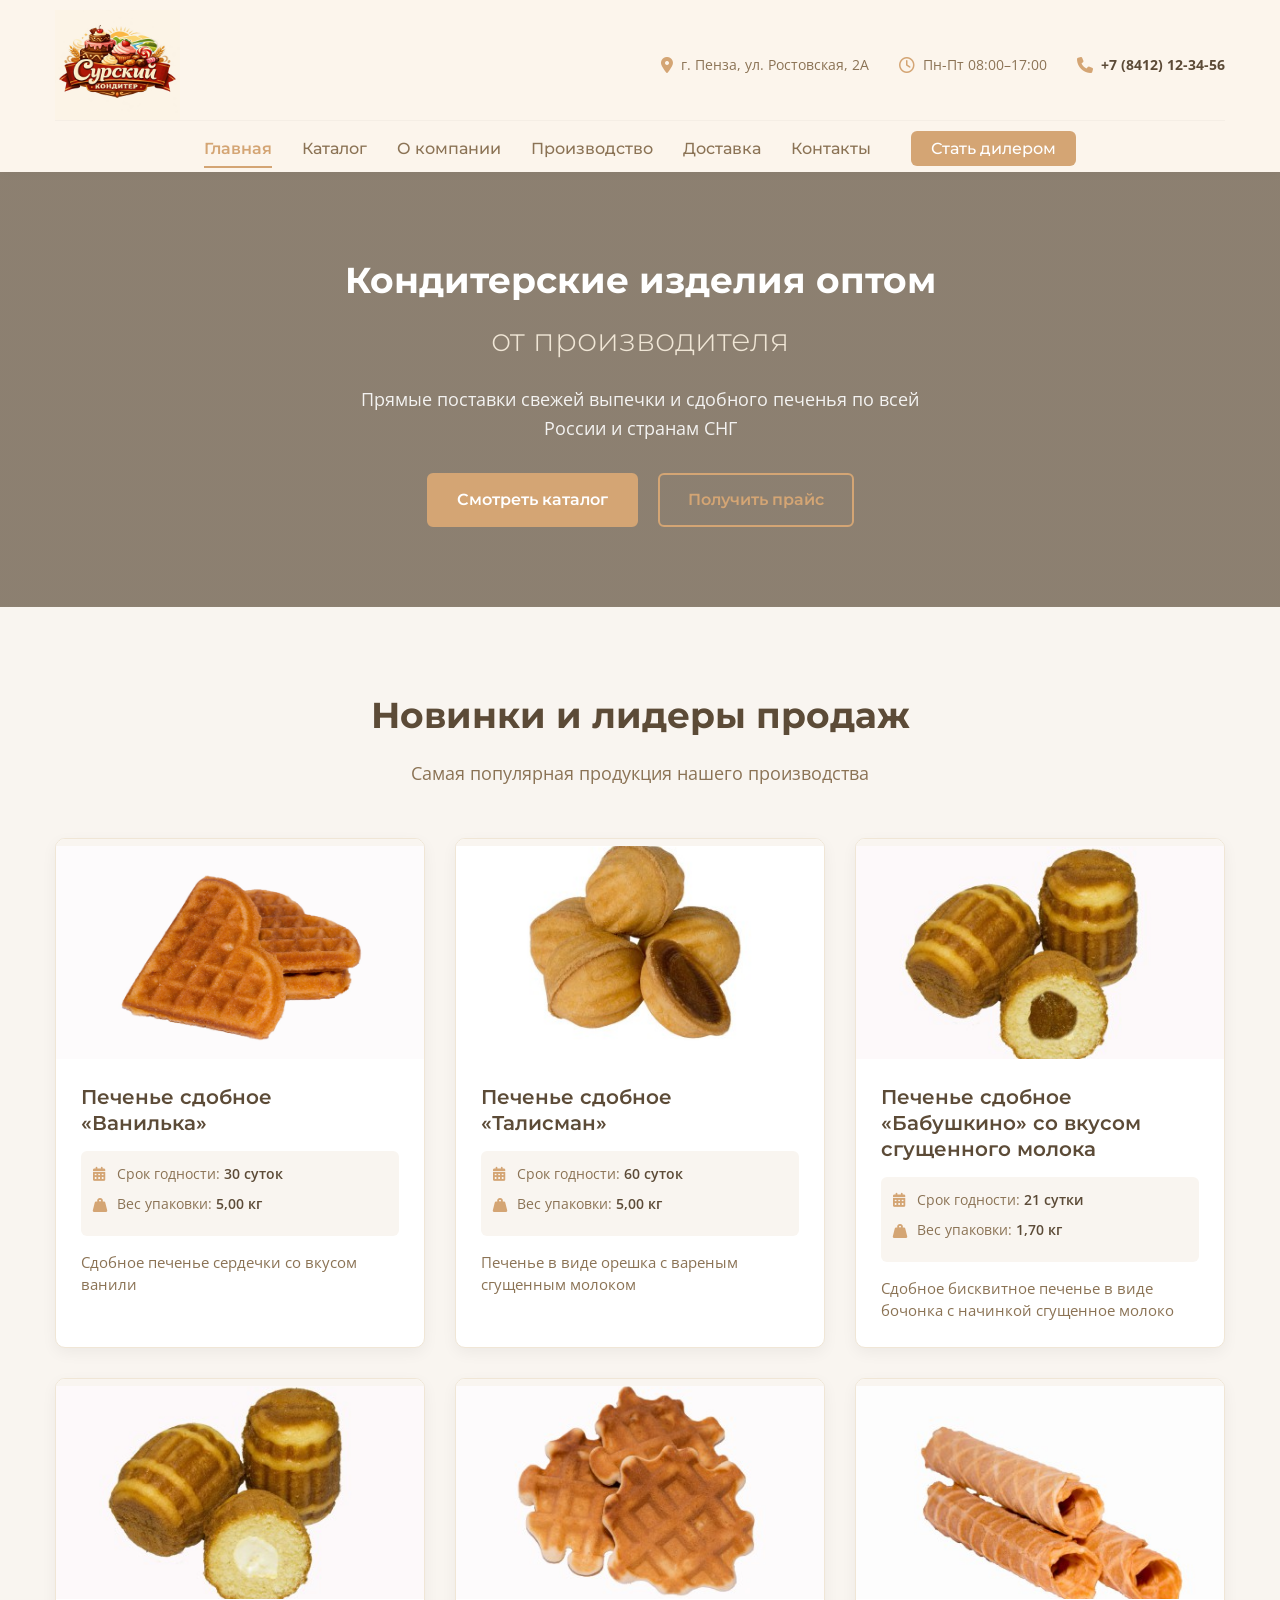
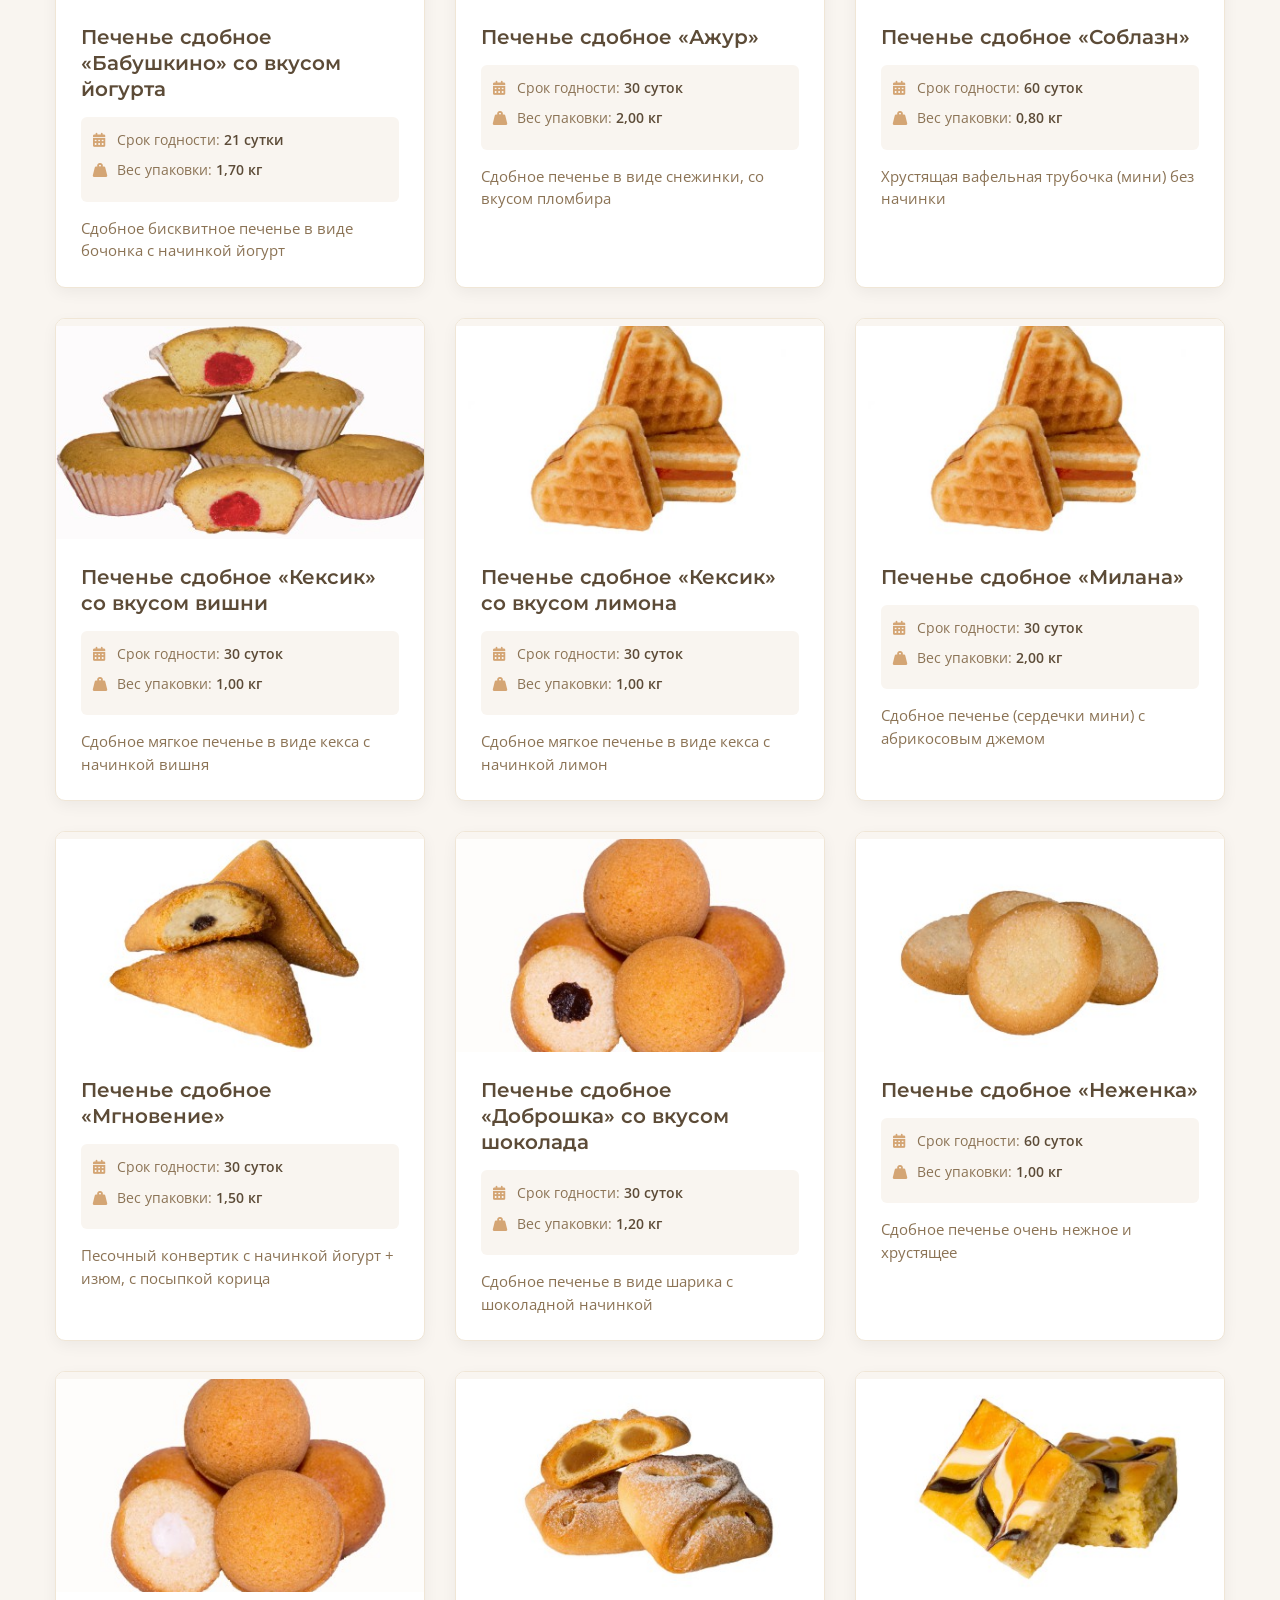
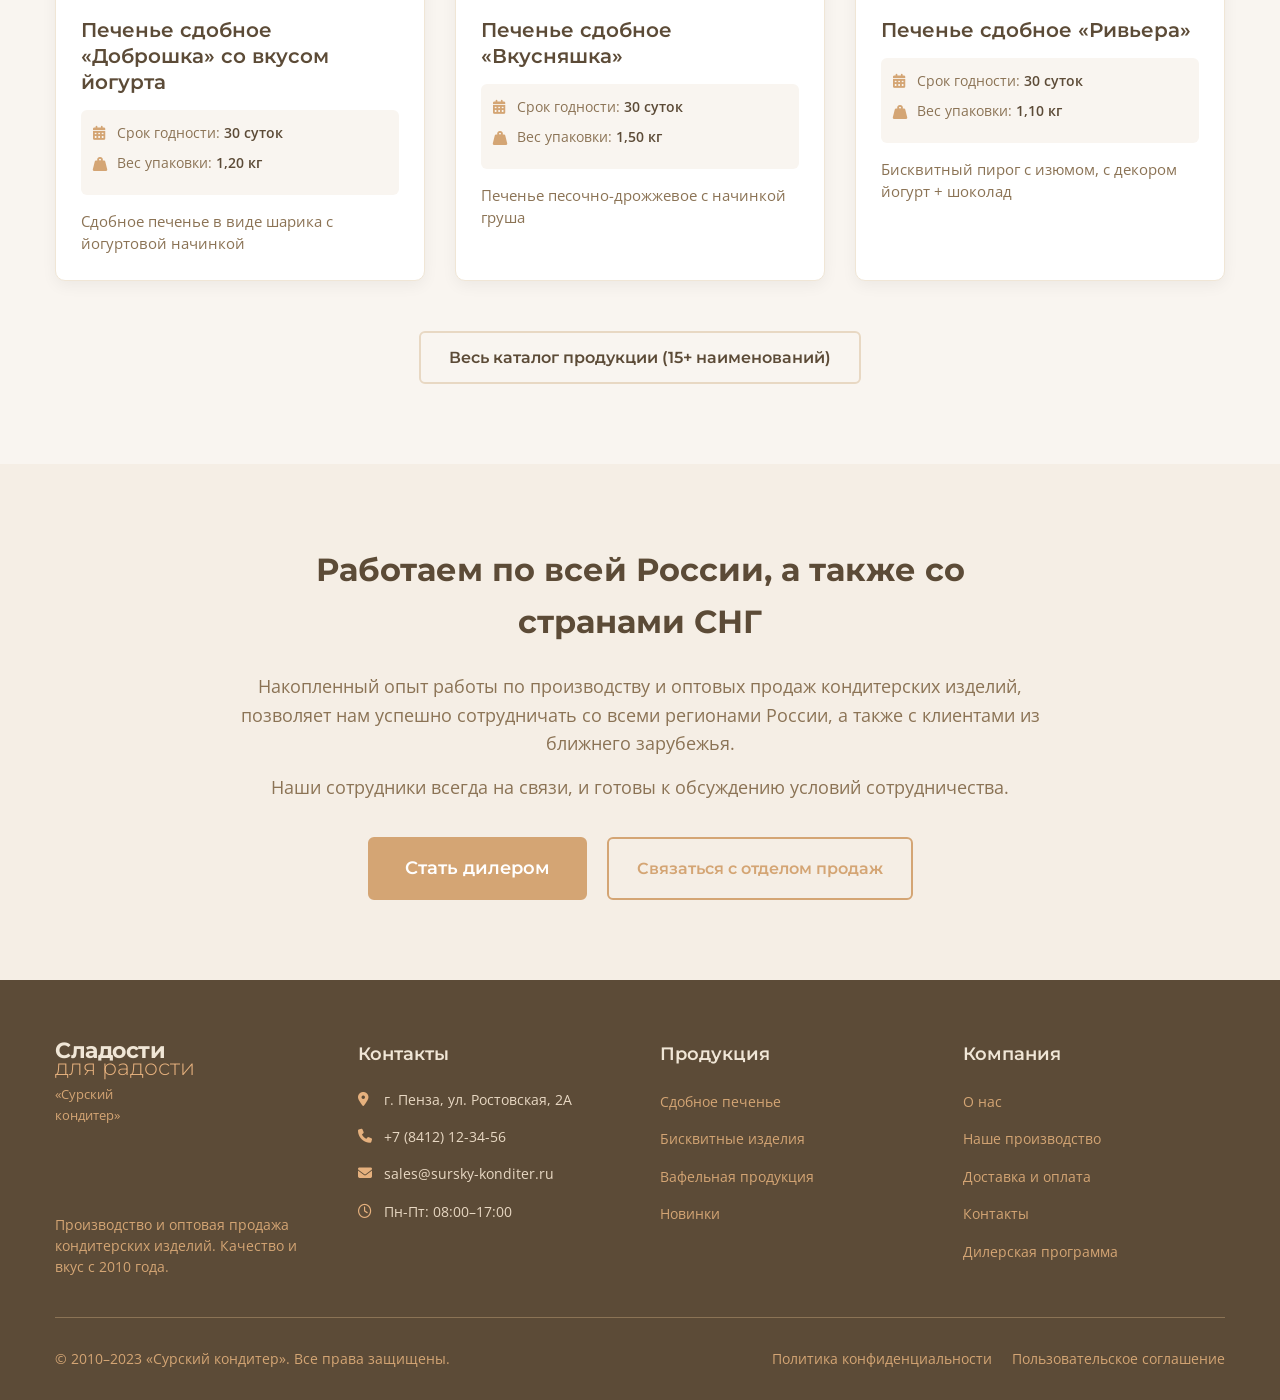
<file: index.html>
<!DOCTYPE html>
<html lang="ru">
<head>
    <meta charset="UTF-8">
    <meta name="viewport" content="width=device-width, initial-scale=1.0">
    <title>«Сурский кондитер» | Кондитерские изделия оптом от производителя</title>
    <link rel="stylesheet" href="css/style.css">
    <link rel="stylesheet" href="https://cdnjs.cloudflare.com/ajax/libs/font-awesome/6.4.0/css/all.min.css">
    <link href="https://fonts.googleapis.com/css2?family=Open+Sans:wght@300;400;600;700&family=Montserrat:wght@400;500;700&display=swap" rel="stylesheet">
    <link rel="icon" type="image/x-icon" href="images/favicon.ico">
</head>
<body>
    <header class="header">
        <div class="container header-container">
            <div class="header-top">
                <div class="logo">
                    <a href="index.html">
                        <div><img class="logo-subtitle" src="images/logo.jpeg"></div>
                    </a>
                </div>
                <div class="header-contacts">
                    <div class="contact-item">
                        <i class="fas fa-map-marker-alt"></i>
                        <span>г. Пенза, ул. Ростовская, 2А</span>
                    </div>
                    <div class="contact-item">
                        <i class="far fa-clock"></i>
                        <span>Пн-Пт 08:00–17:00</span>
                    </div>
                    <div class="contact-item highlight">
                        <i class="fas fa-phone"></i>
                        <span>+7 (8412) 12-34-56</span>
                    </div>
                </div>
            </div>

            <nav class="nav">
                <button class="menu-toggle" id="menuToggle" aria-label="Открыть меню">
                    <i class="fas fa-bars"></i>
                </button>
                <ul class="nav-list" id="navList">
                    <li><a href="#" class="active">Главная</a></li>
                    <li><a href="#">Каталог</a></li>
                    <li><a href="#">О компании</a></li>
                    <li><a href="#">Производство</a></li>
                    <li><a href="#">Доставка</a></li>
                    <li><a href="#">Контакты</a></li>
                    <li><a href="#" class="nav-cta">Стать дилером</a></li>
                </ul>
            </nav>
        </div>
    </header>

    <main>
        <section class="hero">
            <div class="container">
                <div class="hero-content">
                    <h1 class="hero-title">
                        <span class="hero-main">Кондитерские изделия оптом</span>
                        <span class="hero-sub">от производителя</span>
                    </h1>
                    <p class="hero-description">Прямые поставки свежей выпечки и сдобного печенья по всей России и странам СНГ</p>
                    <div class="hero-buttons">
                        <a href="#" class="btn btn-primary">Смотреть каталог</a>
                        <a href="#" class="btn btn-secondary">Получить прайс</a>
                    </div>
                </div>
            </div>
        </section>

        <section class="products-section">
            <div class="container">
                <div class="section-header">
                    <h2 class="section-title">Новинки и лидеры продаж</h2>
                    <p class="section-subtitle">Самая популярная продукция нашего производства</p>
                </div>


<div class="products-grid">
    <article class="product-card">
        <div class="product-badges">
            <span class="badge badge-new">Новинка</span>
            <span class="badge badge-top">Лидер продаж</span>
        </div>
        <div class="product-image">
            <img src="images/cookie1.jpeg" alt="Печенье сдобное «Ванилька»">
        </div>
        <div class="product-content">
            <h3 class="product-title">Печенье сдобное «Ванилька»</h3>
            <div class="product-specs">
                <div class="spec"><i class="fas fa-calendar-alt"></i><span>Срок годности: <strong>30 суток</strong></span></div>
                <div class="spec"><i class="fas fa-weight-hanging"></i><span>Вес упаковки: <strong>5,00 кг</strong></span></div>
            </div>
            <p class="product-description">Сдобное печенье сердечки со вкусом ванили</p>
        </div>
    </article>

    <article class="product-card">
        <div class="product-badges"><span class="badge badge-top">Лидер продаж</span></div>
        <div class="product-image">
            <img src="images/cookie2.jpeg" alt="Печенье сдобное «Талисман»">
        </div>
        <div class="product-content">
            <h3 class="product-title">Печенье сдобное «Талисман»</h3>
            <div class="product-specs">
                <div class="spec"><i class="fas fa-calendar-alt"></i><span>Срок годности: <strong>60 суток</strong></span></div>
                <div class="spec"><i class="fas fa-weight-hanging"></i><span>Вес упаковки: <strong>5,00 кг</strong></span></div>
            </div>
            <p class="product-description">Печенье в виде орешка с вареным сгущенным молоком</p>
        </div>
    </article>

    <article class="product-card">
        <div class="product-badges"><span class="badge badge-top">Лидер продаж</span></div>
        <div class="product-image">
            <img src="images/cookie3.jpeg" alt="Печенье «Бабушкино» сгущенка">
        </div>
        <div class="product-content">
            <h3 class="product-title">Печенье сдобное «Бабушкино» со вкусом сгущенного молока</h3>
            <div class="product-specs">
                <div class="spec"><i class="fas fa-calendar-alt"></i><span>Срок годности: <strong>21 сутки</strong></span></div>
                <div class="spec"><i class="fas fa-weight-hanging"></i><span>Вес упаковки: <strong>1,70 кг</strong></span></div>
            </div>
            <p class="product-description">Сдобное бисквитное печенье в виде бочонка с начинкой сгущенное молоко</p>
        </div>
    </article>

    <article class="product-card">
        <div class="product-badges"><span class="badge badge-top">Лидер продаж</span></div>
        <div class="product-image">
            <img src="images/cookie4.jpeg" alt="Печенье «Бабушкино» йогурт">
        </div>
        <div class="product-content">
            <h3 class="product-title">Печенье сдобное «Бабушкино» со вкусом йогурта</h3>
            <div class="product-specs">
                <div class="spec"><i class="fas fa-calendar-alt"></i><span>Срок годности: <strong>21 сутки</strong></span></div>
                <div class="spec"><i class="fas fa-weight-hanging"></i><span>Вес упаковки: <strong>1,70 кг</strong></span></div>
            </div>
            <p class="product-description">Сдобное бисквитное печенье в виде бочонка с начинкой йогурт</p>
        </div>
    </article>

    <article class="product-card">
        <div class="product-badges"><span class="badge badge-top">Лидер продаж</span></div>
        <div class="product-image">
            <img src="images/cookie5.jpeg" alt="Печенье сдобное «Ажур»">
        </div>
        <div class="product-content">
            <h3 class="product-title">Печенье сдобное «Ажур»</h3>
            <div class="product-specs">
                <div class="spec"><i class="fas fa-calendar-alt"></i><span>Срок годности: <strong>30 суток</strong></span></div>
                <div class="spec"><i class="fas fa-weight-hanging"></i><span>Вес упаковки: <strong>2,00 кг</strong></span></div>
            </div>
            <p class="product-description">Сдобное печенье в виде снежинки, со вкусом пломбира</p>
        </div>
    </article>

    <article class="product-card">
        <div class="product-badges"><span class="badge badge-new">Новинка</span></div>
        <div class="product-image">
            <img src="images/cookie6.jpeg" alt="Печенье сдобное «Соблазн»">
        </div>
        <div class="product-content">
            <h3 class="product-title">Печенье сдобное «Соблазн»</h3>
            <div class="product-specs">
                <div class="spec"><i class="fas fa-calendar-alt"></i><span>Срок годности: <strong>60 суток</strong></span></div>
                <div class="spec"><i class="fas fa-weight-hanging"></i><span>Вес упаковки: <strong>0,80 кг</strong></span></div>
            </div>
            <p class="product-description">Хрустящая вафельная трубочка (мини) без начинки</p>
        </div>
    </article>

    <article class="product-card">
        <div class="product-badges"><span class="badge badge-top">Лидер продаж</span></div>
        <div class="product-image">
            <img src="images/cookie7.jpeg" alt="Печенье «Кексик» вишня">
        </div>
        <div class="product-content">
            <h3 class="product-title">Печенье сдобное «Кексик» со вкусом вишни</h3>
            <div class="product-specs">
                <div class="spec"><i class="fas fa-calendar-alt"></i><span>Срок годности: <strong>30 суток</strong></span></div>
                <div class="spec"><i class="fas fa-weight-hanging"></i><span>Вес упаковки: <strong>1,00 кг</strong></span></div>
            </div>
            <p class="product-description">Сдобное мягкое печенье в виде кекса с начинкой вишня</p>
        </div>
    </article>

    <article class="product-card">
        <div class="product-badges"><span class="badge badge-top">Лидер продаж</span></div>
        <div class="product-image">
            <img src="images/cookie8.jpeg" alt="Печенье «Кексик» лимон">
        </div>
        <div class="product-content">
            <h3 class="product-title">Печенье сдобное «Кексик» со вкусом лимона</h3>
            <div class="product-specs">
                <div class="spec"><i class="fas fa-calendar-alt"></i><span>Срок годности: <strong>30 суток</strong></span></div>
                <div class="spec"><i class="fas fa-weight-hanging"></i><span>Вес упаковки: <strong>1,00 кг</strong></span></div>
            </div>
            <p class="product-description">Сдобное мягкое печенье в виде кекса с начинкой лимон</p>
        </div>
    </article>

    <article class="product-card">
        <div class="product-badges"><span class="badge badge-top">Лидер продаж</span></div>
        <div class="product-image">
            <img src="images/cookie9.jpeg" alt="Печенье сдобное «Милана»">
        </div>
        <div class="product-content">
            <h3 class="product-title">Печенье сдобное «Милана»</h3>
            <div class="product-specs">
                <div class="spec"><i class="fas fa-calendar-alt"></i><span>Срок годности: <strong>30 суток</strong></span></div>
                <div class="spec"><i class="fas fa-weight-hanging"></i><span>Вес упаковки: <strong>2,00 кг</strong></span></div>
            </div>
            <p class="product-description">Сдобное печенье (сердечки мини) с абрикосовым джемом</p>
        </div>
    </article>

    <article class="product-card">
        <div class="product-badges">
            <span class="badge badge-new">Новинка</span>
            <span class="badge badge-top">Лидер продаж</span>
        </div>
        <div class="product-image">
            <img src="images/cookie10.jpeg" alt="Печенье сдобное «Мгновение»">
        </div>
        <div class="product-content">
            <h3 class="product-title">Печенье сдобное «Мгновение»</h3>
            <div class="product-specs">
                <div class="spec"><i class="fas fa-calendar-alt"></i><span>Срок годности: <strong>30 суток</strong></span></div>
                <div class="spec"><i class="fas fa-weight-hanging"></i><span>Вес упаковки: <strong>1,50 кг</strong></span></div>
            </div>
            <p class="product-description">Песочный конвертик с начинкой йогурт + изюм, с посыпкой корица</p>
        </div>
    </article>

    <article class="product-card">
        <div class="product-badges"><span class="badge badge-top">Лидер продаж</span></div>
        <div class="product-image">
            <img src="images/cookie11.jpeg" alt="Печенье «Доброшка» шоколад">
        </div>
        <div class="product-content">
            <h3 class="product-title">Печенье сдобное «Доброшка» со вкусом шоколада</h3>
            <div class="product-specs">
                <div class="spec"><i class="fas fa-calendar-alt"></i><span>Срок годности: <strong>30 суток</strong></span></div>
                <div class="spec"><i class="fas fa-weight-hanging"></i><span>Вес упаковки: <strong>1,20 кг</strong></span></div>
            </div>
            <p class="product-description">Сдобное печенье в виде шарика с шоколадной начинкой</p>
        </div>
    </article>

    <article class="product-card">
        <div class="product-badges"><span class="badge badge-top">Лидер продаж</span></div>
        <div class="product-image">
            <img src="images/cookie12.jpeg" alt="Печенье сдобное «Неженка»">
        </div>
        <div class="product-content">
            <h3 class="product-title">Печенье сдобное «Неженка»</h3>
            <div class="product-specs">
                <div class="spec"><i class="fas fa-calendar-alt"></i><span>Срок годности: <strong>60 суток</strong></span></div>
                <div class="spec"><i class="fas fa-weight-hanging"></i><span>Вес упаковки: <strong>1,00 кг</strong></span></div>
            </div>
            <p class="product-description">Сдобное печенье очень нежное и хрустящее</p>
        </div>
    </article>

    <article class="product-card">
        <div class="product-badges"><span class="badge badge-top">Лидер продаж</span></div>
        <div class="product-image">
            <img src="images/cookie13.jpeg" alt="Печенье «Доброшка» йогурт">
        </div>
        <div class="product-content">
            <h3 class="product-title">Печенье сдобное «Доброшка» со вкусом йогурта</h3>
            <div class="product-specs">
                <div class="spec"><i class="fas fa-calendar-alt"></i><span>Срок годности: <strong>30 суток</strong></span></div>
                <div class="spec"><i class="fas fa-weight-hanging"></i><span>Вес упаковки: <strong>1,20 кг</strong></span></div>
            </div>
            <p class="product-description">Сдобное печенье в виде шарика с йогуртовой начинкой</p>
        </div>
    </article>

    <article class="product-card">
        <div class="product-badges"><span class="badge badge-new">Новинка</span></div>
        <div class="product-image">
            <img src="images/cookie14.jpeg" alt="Печенье сдобное «Вкусняшка»">
        </div>
        <div class="product-content">
            <h3 class="product-title">Печенье сдобное «Вкусняшка»</h3>
            <div class="product-specs">
                <div class="spec"><i class="fas fa-calendar-alt"></i><span>Срок годности: <strong>30 суток</strong></span></div>
                <div class="spec"><i class="fas fa-weight-hanging"></i><span>Вес упаковки: <strong>1,50 кг</strong></span></div>
            </div>
            <p class="product-description">Печенье песочно-дрожжевое с начинкой груша</p>
        </div>
    </article>

    <article class="product-card">
        <div class="product-badges">
            <span class="badge badge-new">Новинка</span>
            <span class="badge badge-top">Лидер продаж</span>
        </div>
        <div class="product-image">
            <img src="images/cookie15.jpeg" alt="Печенье сдобное «Ривьера»">
        </div>
        <div class="product-content">
            <h3 class="product-title">Печенье сдобное «Ривьера»</h3>
            <div class="product-specs">
                <div class="spec"><i class="fas fa-calendar-alt"></i><span>Срок годности: <strong>30 суток</strong></span></div>
                <div class="spec"><i class="fas fa-weight-hanging"></i><span>Вес упаковки: <strong>1,10 кг</strong></span></div>
            </div>
            <p class="product-description">Бисквитный пирог с изюмом, с декором йогурт + шоколад</p>
        </div>
    </article>
</div>

                <div class="section-footer">
                    <a href="#" class="btn btn-outline">Весь каталог продукции (15+ наименований)</a>
                </div>
            </div>
        </section>

        <section class="info-section">
            <div class="container">
                <div class="info-content">
                    <h2 class="info-title">Работаем по всей России, а также со странами СНГ</h2>
                    <div class="info-text">
                        <p>Накопленный опыт работы по производству и оптовых продаж кондитерских изделий, позволяет нам успешно сотрудничать со всеми регионами России, а также с клиентами из ближнего зарубежья.</p>
                        <p>Наши сотрудники всегда на связи, и готовы к обсуждению условий сотрудничества.</p>
                    </div>
                    <div class="info-actions">
                        <a href="#" class="btn btn-primary btn-large">Стать дилером</a>
                        <a href="#" class="btn btn-secondary">Связаться с отделом продаж</a>
                    </div>
                </div>
            </div>
        </section>
    </main>

    <footer class="footer">
        <div class="container">
            <div class="footer-grid">
                <div class="footer-col">
                    <div class="footer-logo">
                        <div class="logo-text">
                            <span class="logo-sweet">Сладости</span>
                            <span class="logo-bakery">для радости</span>
                        </div>
                        <div class="logo-subtitle">«Сурский кондитер»</div>
                    </div>
                    <p class="footer-description">Производство и оптовая продажа кондитерских изделий. Качество и вкус с 2010 года.</p>
                </div>

                <div class="footer-col">
                    <h3 class="footer-title">Контакты</h3>
                    <ul class="footer-contacts">
                        <li>
                            <i class="fas fa-map-marker-alt"></i>
                            <span>г. Пенза, ул. Ростовская, 2А</span>
                        </li>
                        <li>
                            <i class="fas fa-phone"></i>
                            <span>+7 (8412) 12-34-56</span>
                        </li>
                        <li>
                            <i class="fas fa-envelope"></i>
                            <span>sales@sursky-konditer.ru</span>
                        </li>
                        <li>
                            <i class="far fa-clock"></i>
                            <span>Пн-Пт: 08:00–17:00</span>
                        </li>
                    </ul>
                </div>

                <div class="footer-col">
                    <h3 class="footer-title">Продукция</h3>
                    <ul class="footer-links">
                        <li><a href="#">Сдобное печенье</a></li>
                        <li><a href="#">Бисквитные изделия</a></li>
                        <li><a href="#">Вафельная продукция</a></li>
                        <li><a href="#">Новинки</a></li>
                    </ul>
                </div>

                <div class="footer-col">
                    <h3 class="footer-title">Компания</h3>
                    <ul class="footer-links">
                        <li><a href="#">О нас</a></li>
                        <li><a href="#">Наше производство</a></li>
                        <li><a href="#">Доставка и оплата</a></li>
                        <li><a href="#">Контакты</a></li>
                        <li><a href="#">Дилерская программа</a></li>
                    </ul>
                </div>
            </div>

            <div class="footer-bottom">
                <div class="footer-copyright">
                    <p>&copy; 2010–2023 «Сурский кондитер». Все права защищены.</p>
                </div>
                <div class="footer-legal">
                    <a href="#">Политика конфиденциальности</a>
                    <a href="#">Пользовательское соглашение</a>
                </div>
            </div>
        </div>
    </footer>

    <script src="js/script.js"></script>
</body>
</html>
</file>
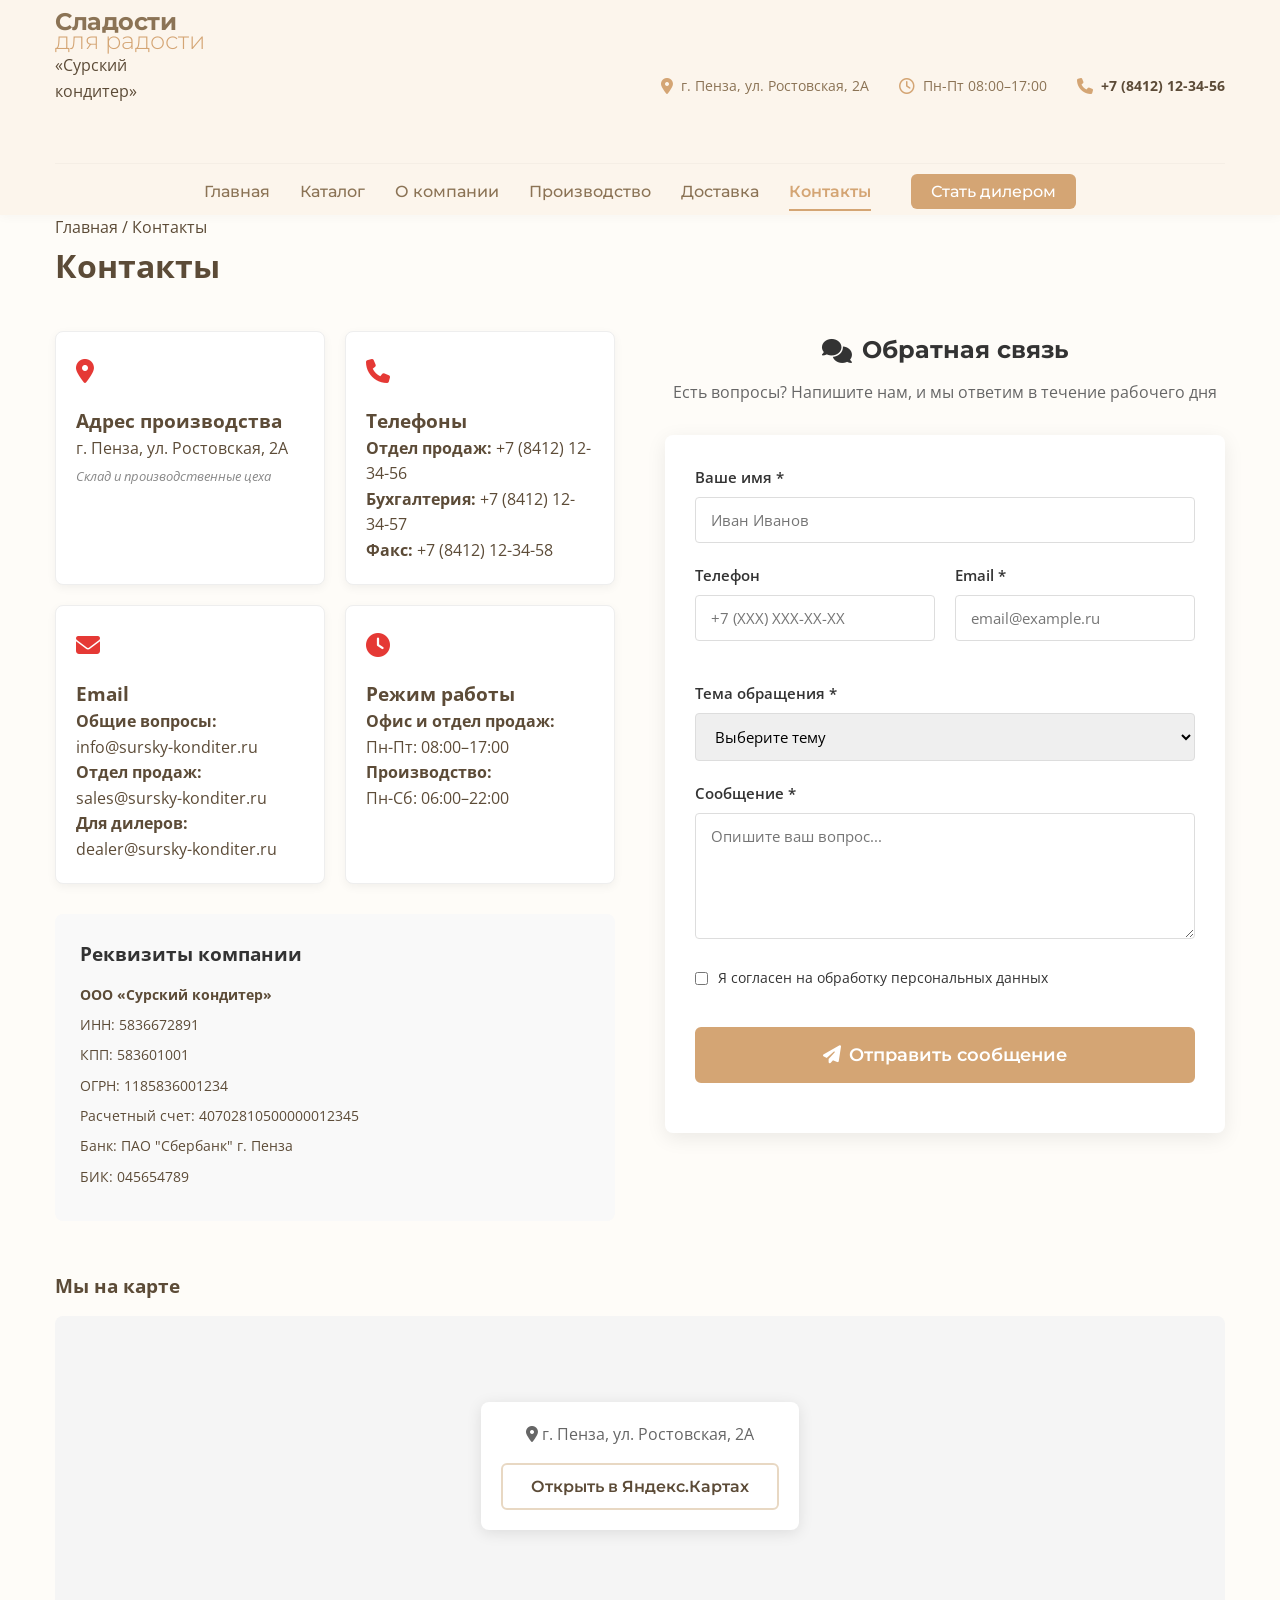
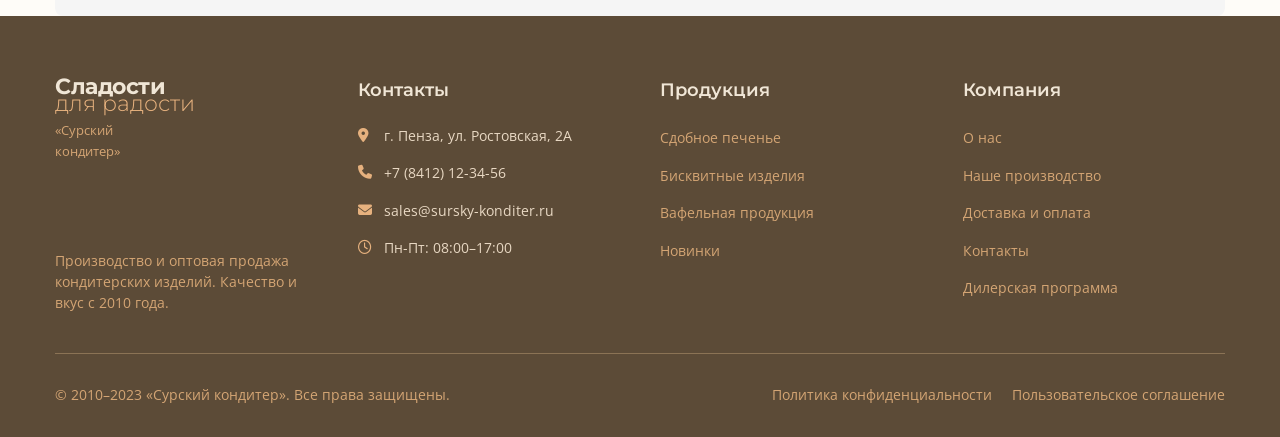
<file: contacts.html>
<!DOCTYPE html>
<html lang="ru">
<head>
    <meta charset="UTF-8">
    <meta name="viewport" content="width=device-width, initial-scale=1.0">
    <title>Контакты | «Сурский кондитер»</title>
    <link rel="stylesheet" href="css/style.css">
    <link rel="stylesheet" href="css/forms.css">
    <link rel="stylesheet" href="https://cdnjs.cloudflare.com/ajax/libs/font-awesome/6.4.0/css/all.min.css">
    <link href="https://fonts.googleapis.com/css2?family=Open+Sans:wght@300;400;600;700&family=Montserrat:wght@400;500;700&display=swap" rel="stylesheet">
</head>
<body>
    <header class="header">
        <div class="container header-container">
            <div class="header-top">
                <!-- Логотип компании -->
                <div class="logo">
                    <a href="index.html">
                        <div class="logo-text">
                            <span class="logo-sweet">Сладости</span>
                            <span class="logo-bakery">для радости</span>
                        </div>
                        <div class="logo-subtitle">«Сурский кондитер»</div>
                    </a>
                </div>
                <!-- Контактная информация -->
                <div class="header-contacts">
                    <div class="contact-item">
                        <i class="fas fa-map-marker-alt"></i>
                        <span>г. Пенза, ул. Ростовская, 2А</span>
                    </div>
                    <div class="contact-item">
                        <i class="far fa-clock"></i>
                        <span>Пн-Пт 08:00–17:00</span>
                    </div>
                    <div class="contact-item highlight">
                        <i class="fas fa-phone"></i>
                        <span>+7 (8412) 12-34-56</span>
                    </div>
                </div>
            </div>

            <!-- Навигационное меню (добавил для удобства) -->
            <nav class="nav">
                <button class="menu-toggle" id="menuToggle" aria-label="Открыть меню">
                    <i class="fas fa-bars"></i>
                </button>
                <ul class="nav-list" id="navList">
                    <li><a href="index.html">Главная</a></li>
                    <li><a href="catalog.html">Каталог</a></li>
                    <li><a href="about.html">О компании</a></li>
                    <li><a href="production.html">Производство</a></li>
                    <li><a href="delivery.html">Доставка</a></li>
                    <li><a href="contacts.html" class="active">Контакты</a></li>
                    <li><a href="dealer.html" class="nav-cta">Стать дилером</a></li>
                </ul>
            </nav>
        </div>
    </header>


    <main class="contacts-page">
        <div class="container">
            <div class="breadcrumbs">
                <a href="index.html">Главная</a> / <span>Контакты</span>
            </div>
            
            <h1 class="page-title">Контакты</h1>
            
            <div class="contacts-content">
                <div class="contacts-info">
                    <div class="contact-cards">
                        <div class="contact-card">
                            <div class="contact-icon"><i class="fas fa-map-marker-alt"></i></div>
                            <h3>Адрес производства</h3>
                            <p>г. Пенза, ул. Ростовская, 2А</p>
                            <p class="contact-note">Склад и производственные цеха</p>
                        </div>
                        
                        <div class="contact-card">
                            <div class="contact-icon"><i class="fas fa-phone"></i></div>
                            <h3>Телефоны</h3>
                            <p><strong>Отдел продаж:</strong> +7 (8412) 12-34-56</p>
                            <p><strong>Бухгалтерия:</strong> +7 (8412) 12-34-57</p>
                            <p><strong>Факс:</strong> +7 (8412) 12-34-58</p>
                        </div>
                        
                        <div class="contact-card">
                            <div class="contact-icon"><i class="fas fa-envelope"></i></div>
                            <h3>Email</h3>
                            <p><strong>Общие вопросы:</strong> info@sursky-konditer.ru</p>
                            <p><strong>Отдел продаж:</strong> sales@sursky-konditer.ru</p>
                            <p><strong>Для дилеров:</strong> dealer@sursky-konditer.ru</p>
                        </div>
                        
                        <div class="contact-card">
                            <div class="contact-icon"><i class="fas fa-clock"></i></div>
                            <h3>Режим работы</h3>
                            <p><strong>Офис и отдел продаж:</strong><br>Пн-Пт: 08:00–17:00</p>
                            <p><strong>Производство:</strong><br>Пн-Сб: 06:00–22:00</p>
                        </div>
                    </div>
                    
                    <div class="requisites">
                        <h3>Реквизиты компании</h3>
                        <div class="requisites-content">
                            <p><strong>ООО «Сурский кондитер»</strong></p>
                            <p>ИНН: 5836672891</p>
                            <p>КПП: 583601001</p>
                            <p>ОГРН: 1185836001234</p>
                            <p>Расчетный счет: 40702810500000012345</p>
                            <p>Банк: ПАО "Сбербанк" г. Пенза</p>
                            <p>БИК: 045654789</p>
                        </div>
                    </div>
                </div>
                
                <!-- ФОРМА ОБРАТНОЙ СВЯЗИ -->
                <div class="contacts-form">
                    <div class="form-header">
                        <h2><i class="fas fa-comments"></i> Обратная связь</h2>
                        <p>Есть вопросы? Напишите нам, и мы ответим в течение рабочего дня</p>
                    </div>
                    
                    <form id="contactForm" class="contact-form">
                        <div class="form-group">
                            <label for="contact_name">Ваше имя *</label>
                            <input type="text" id="contact_name" name="name" required placeholder="Иван Иванов">
                        </div>
                        
                        <div class="form-row">
                            <div class="form-group">
                                <label for="contact_phone">Телефон</label>
                                <input type="tel" id="contact_phone" name="phone" placeholder="+7 (XXX) XXX-XX-XX">
                            </div>
                            <div class="form-group">
                                <label for="contact_email">Email *</label>
                                <input type="email" id="contact_email" name="email" required placeholder="email@example.ru">
                            </div>
                        </div>
                        
                        <div class="form-group">
                            <label for="contact_subject">Тема обращения *</label>
                            <select id="contact_subject" name="subject" required>
                                <option value="">Выберите тему</option>
                                <option value="price">Запрос цен</option>
                                <option value="cooperation">Сотрудничество</option>
                                <option value="order">Вопрос по заказу</option>
                                <option value="quality">Качество продукции</option>
                                <option value="other">Другое</option>
                            </select>
                        </div>
                        
                        <div class="form-group">
                            <label for="contact_message">Сообщение *</label>
                            <textarea id="contact_message" name="message" rows="5" required placeholder="Опишите ваш вопрос..."></textarea>
                        </div>
                        
                        <div class="form-group checkbox-group">
                            <input type="checkbox" id="contact_agreement" name="agreement" required>
                            <label for="contact_agreement">Я согласен на обработку персональных данных</label>
                        </div>
                        
                        <div class="form-group">
                            <button type="submit" class="btn btn-primary btn-large btn-submit">
                                <i class="fas fa-paper-plane"></i> Отправить сообщение
                            </button>
                        </div>
                    </form>
                    
                    <div class="form-success" id="contactSuccess" style="display: none;">
                        <div class="success-icon"><i class="fas fa-check-circle"></i></div>
                        <h3>Сообщение отправлено!</h3>
                        <p>Спасибо за обращение. Мы ответим вам в ближайшее время.</p>
                    </div>
                </div>
            </div>
            
            <!-- Карта (заглушка) -->
            <div class="map-container">
                <h3>Мы на карте</h3>
                <div class="map-placeholder">
                    <div class="map-overlay">
                        <p><i class="fas fa-map-marker-alt"></i> г. Пенза, ул. Ростовская, 2А</p>
                        <button class="btn btn-outline btn-small" id="openMap">Открыть в Яндекс.Картах</button>
                    </div>
                </div>
            </div>
        </div>
    </main>
    <footer class="footer">
        <div class="container">
            <div class="footer-grid">
                <div class="footer-col">
                    <div class="footer-logo">
                        <div class="logo-text">
                            <span class="logo-sweet">Сладости</span>
                            <span class="logo-bakery">для радости</span>
                        </div>
                        <div class="logo-subtitle">«Сурский кондитер»</div>
                    </div>
                    <p class="footer-description">Производство и оптовая продажа кондитерских изделий. Качество и вкус с 2010 года.</p>
                </div>

                <div class="footer-col">
                    <h3 class="footer-title">Контакты</h3>
                    <ul class="footer-contacts">
                        <li>
                            <i class="fas fa-map-marker-alt"></i>
                            <span>г. Пенза, ул. Ростовская, 2А</span>
                        </li>
                        <li>
                            <i class="fas fa-phone"></i>
                            <span>+7 (8412) 12-34-56</span>
                        </li>
                        <li>
                            <i class="fas fa-envelope"></i>
                            <span>sales@sursky-konditer.ru</span>
                        </li>
                        <li>
                            <i class="far fa-clock"></i>
                            <span>Пн-Пт: 08:00–17:00</span>
                        </li>
                    </ul>
                </div>

                <div class="footer-col">
                    <h3 class="footer-title">Продукция</h3>
                    <ul class="footer-links">
                        <li><a href="catalog.html">Сдобное печенье</a></li>
                        <li><a href="catalog.html">Бисквитные изделия</a></li>
                        <li><a href="catalog.html">Вафельная продукция</a></li>
                        <li><a href="catalog.html">Новинки</a></li>
                    </ul>
                </div>

                <div class="footer-col">
                    <h3 class="footer-title">Компания</h3>
                    <ul class="footer-links">
                        <li><a href="about.html">О нас</a></li>
                        <li><a href="production.html">Наше производство</a></li>
                        <li><a href="delivery.html">Доставка и оплата</a></li>
                        <li><a href="contacts.html">Контакты</a></li>
                        <li><a href="dealer.html">Дилерская программа</a></li>
                    </ul>
                </div>
            </div>

            <div class="footer-bottom">
                <div class="footer-copyright">
                    <p>&copy; 2010–2023 «Сурский кондитер». Все права защищены.</p>
                </div>
                <div class="footer-legal">
                    <a href="#">Политика конфиденциальности</a>
                    <a href="#">Пользовательское соглашение</a>
                </div>
            </div>
        </div>
    </footer>

    <script src="js/script.js"></script>
    <script src="js/forms.js"></script>
</body>
</html>
</file>
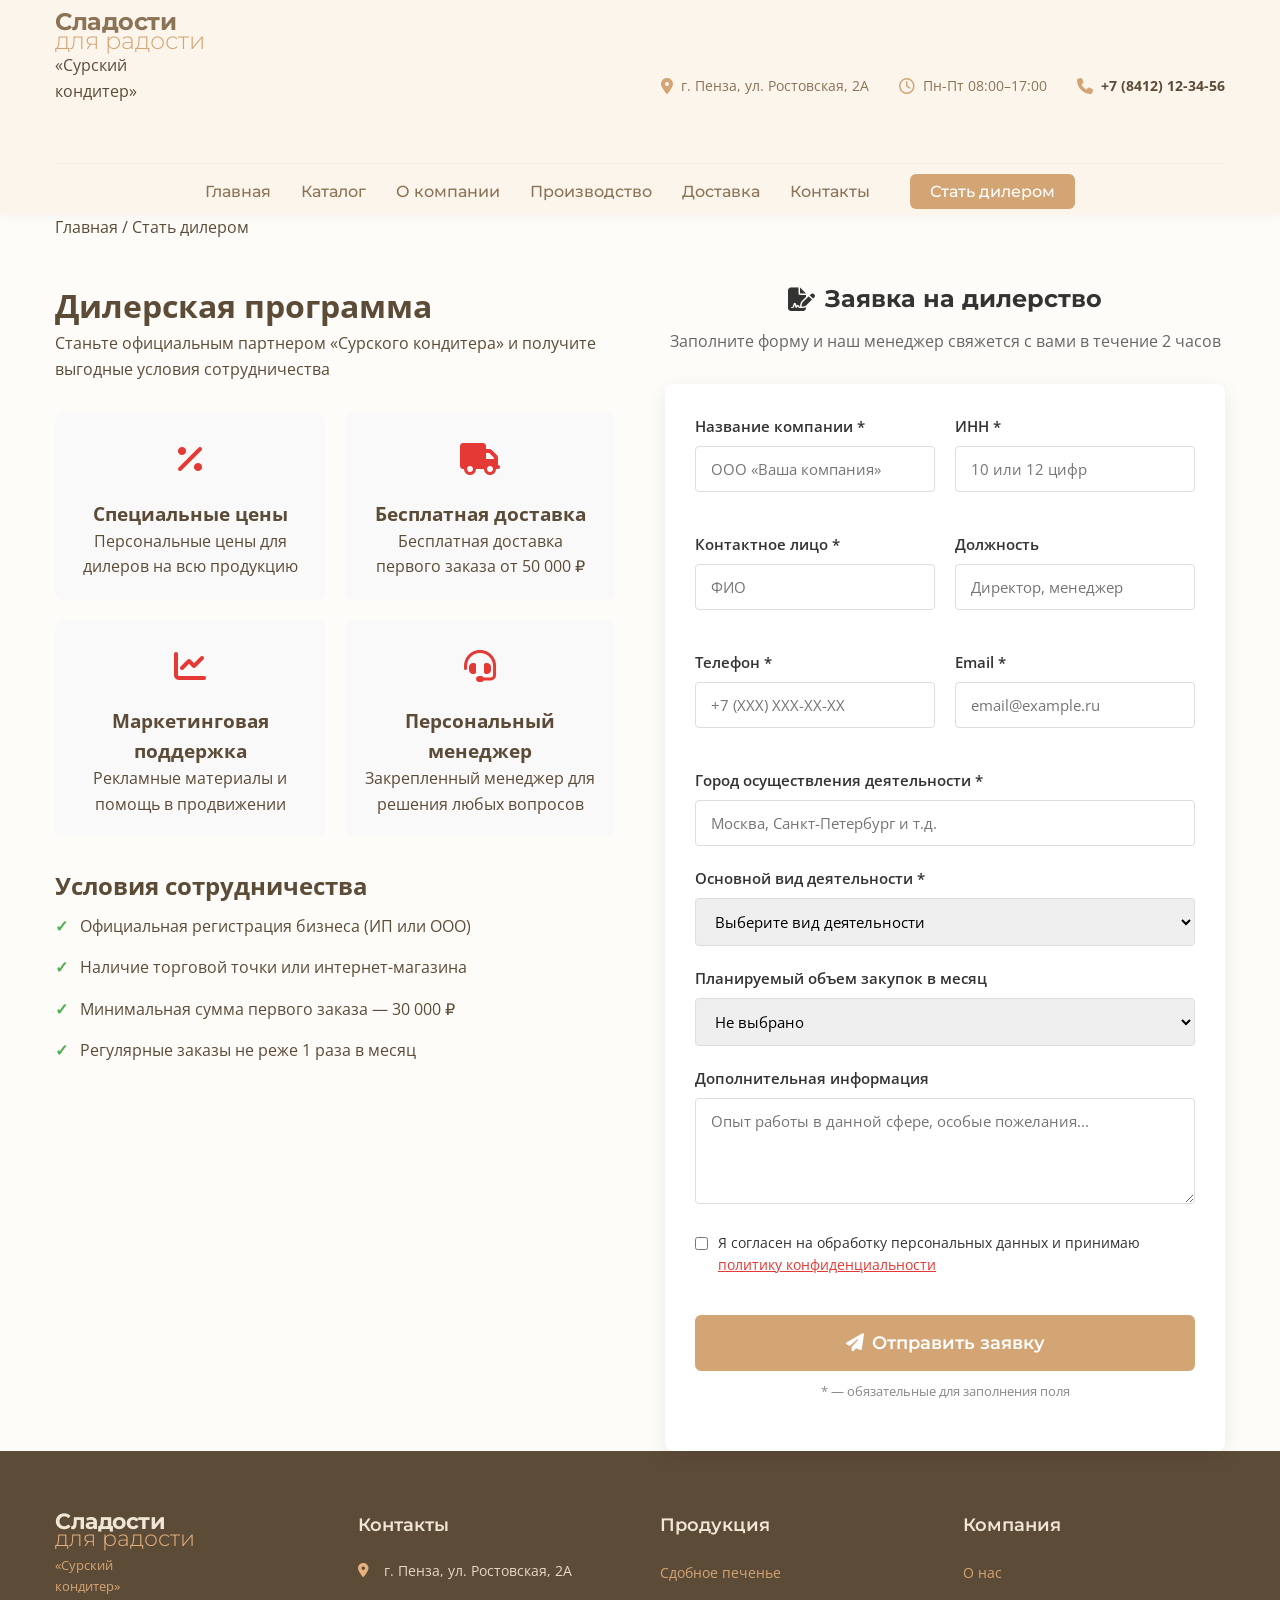
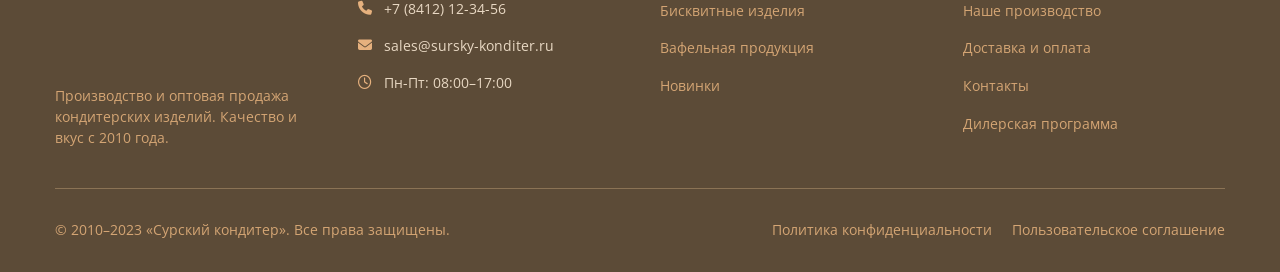
<file: dealer.html>
<!DOCTYPE html>
<html lang="ru">
<head>
    <meta charset="UTF-8">
    <meta name="viewport" content="width=device-width, initial-scale=1.0">
    <title>Дилерская программа | «Сурский кондитер»</title>
    <link rel="stylesheet" href="css/style.css">
    <link rel="stylesheet" href="css/forms.css">
    <link rel="stylesheet" href="https://cdnjs.cloudflare.com/ajax/libs/font-awesome/6.4.0/css/all.min.css">
    <link href="https://fonts.googleapis.com/css2?family=Open+Sans:wght@300;400;600;700&family=Montserrat:wght@400;500;700&display=swap" rel="stylesheet">
</head>
<body>
    <header class="header">
        <div class="container header-container">
            <div class="header-top">
                <!-- Логотип компании -->
                <div class="logo">
                    <a href="index.html">
                        <div class="logo-text">
                            <span class="logo-sweet">Сладости</span>
                            <span class="logo-bakery">для радости</span>
                        </div>
                        <div class="logo-subtitle">«Сурский кондитер»</div>
                    </a>
                </div>
                <!-- Контактная информация -->
                <div class="header-contacts">
                    <div class="contact-item">
                        <i class="fas fa-map-marker-alt"></i>
                        <span>г. Пенза, ул. Ростовская, 2А</span>
                    </div>
                    <div class="contact-item">
                        <i class="far fa-clock"></i>
                        <span>Пн-Пт 08:00–17:00</span>
                    </div>
                    <div class="contact-item highlight">
                        <i class="fas fa-phone"></i>
                        <span>+7 (8412) 12-34-56</span>
                    </div>
                </div>
            </div>

            <!-- Навигационное меню (добавил для удобства) -->
            <nav class="nav">
                <button class="menu-toggle" id="menuToggle" aria-label="Открыть меню">
                    <i class="fas fa-bars"></i>
                </button>
                <ul class="nav-list" id="navList">
                    <li><a href="index.html">Главная</a></li>
                    <li><a href="catalog.html">Каталог</a></li>
                    <li><a href="about.html">О компании</a></li>
                    <li><a href="production.html">Производство</a></li>
                    <li><a href="delivery.html">Доставка</a></li>
                    <li><a href="contacts.html">Контакты</a></li>
                    <li><a href="dealer.html" class="nav-cta">Стать дилером</a></li>
                </ul>
            </nav>
        </div>
    </header>


    <main class="dealer-page">
        <div class="container">
            <div class="breadcrumbs">
                <a href="index.html">Главная</a> / <span>Стать дилером</span>
            </div>
            
            <div class="dealer-content">
                <div class="dealer-info">
                    <h1 class="page-title">Дилерская программа</h1>
                    <p class="page-subtitle">Станьте официальным партнером «Сурского кондитера» и получите выгодные условия сотрудничества</p>
                    
                    <div class="benefits-grid">
                        <div class="benefit-card">
                            <div class="benefit-icon"><i class="fas fa-percentage"></i></div>
                            <h3>Специальные цены</h3>
                            <p>Персональные цены для дилеров на всю продукцию</p>
                        </div>
                        
                        <div class="benefit-card">
                            <div class="benefit-icon"><i class="fas fa-truck"></i></div>
                            <h3>Бесплатная доставка</h3>
                            <p>Бесплатная доставка первого заказа от 50 000 ₽</p>
                        </div>
                        
                        <div class="benefit-card">
                            <div class="benefit-icon"><i class="fas fa-chart-line"></i></div>
                            <h3>Маркетинговая поддержка</h3>
                            <p>Рекламные материалы и помощь в продвижении</p>
                        </div>
                        
                        <div class="benefit-card">
                            <div class="benefit-icon"><i class="fas fa-headset"></i></div>
                            <h3>Персональный менеджер</h3>
                            <p>Закрепленный менеджер для решения любых вопросов</p>
                        </div>
                    </div>
                    
                    <div class="requirements">
                        <h2>Условия сотрудничества</h2>
                        <ul>
                            <li>Официальная регистрация бизнеса (ИП или ООО)</li>
                            <li>Наличие торговой точки или интернет-магазина</li>
                            <li>Минимальная сумма первого заказа — 30 000 ₽</li>
                            <li>Регулярные заказы не реже 1 раза в месяц</li>
                        </ul>
                    </div>
                </div>
                
                <!-- ФОРМА ЗАЯВКИ НА ДИЛЕРСТВО -->
                <div class="dealer-form-container">
                    <div class="form-header">
                        <h2><i class="fas fa-file-signature"></i> Заявка на дилерство</h2>
                        <p>Заполните форму и наш менеджер свяжется с вами в течение 2 часов</p>
                    </div>
                    
                    <form id="dealerForm" class="contact-form">
                        <div class="form-row">
                            <div class="form-group">
                                <label for="company">Название компании *</label>
                                <input type="text" id="company" name="company" required placeholder="ООО «Ваша компания»">
                            </div>
                            <div class="form-group">
                                <label for="inn">ИНН *</label>
                                <input type="text" id="inn" name="inn" required placeholder="10 или 12 цифр">
                            </div>
                        </div>
                        
                        <div class="form-row">
                            <div class="form-group">
                                <label for="name">Контактное лицо *</label>
                                <input type="text" id="name" name="name" required placeholder="ФИО">
                            </div>
                            <div class="form-group">
                                <label for="position">Должность</label>
                                <input type="text" id="position" name="position" placeholder="Директор, менеджер">
                            </div>
                        </div>
                        
                        <div class="form-row">
                            <div class="form-group">
                                <label for="phone">Телефон *</label>
                                <input type="tel" id="phone" name="phone" required placeholder="+7 (XXX) XXX-XX-XX">
                            </div>
                            <div class="form-group">
                                <label for="email">Email *</label>
                                <input type="email" id="email" name="email" required placeholder="email@example.ru">
                            </div>
                        </div>
                        
                        <div class="form-group">
                            <label for="city">Город осуществления деятельности *</label>
                            <input type="text" id="city" name="city" required placeholder="Москва, Санкт-Петербург и т.д.">
                        </div>
                        
                        <div class="form-group">
                            <label for="business">Основной вид деятельности *</label>
                            <select id="business" name="business" required>
                                <option value="">Выберите вид деятельности</option>
                                <option value="retail">Розничная торговля</option>
                                <option value="wholesale">Оптовая торговля</option>
                                <option value="cafe">Кафе/ресторан</option>
                                <option value="online">Интернет-магазин</option>
                                <option value="other">Другое</option>
                            </select>
                        </div>
                        
                        <div class="form-group">
                            <label for="volume">Планируемый объем закупок в месяц</label>
                            <select id="volume" name="volume">
                                <option value="">Не выбрано</option>
                                <option value="30-50">30 000 - 50 000 ₽</option>
                                <option value="50-100">50 000 - 100 000 ₽</option>
                                <option value="100-200">100 000 - 200 000 ₽</option>
                                <option value="200+">Более 200 000 ₽</option>
                            </select>
                        </div>
                        
                        <div class="form-group">
                            <label for="message">Дополнительная информация</label>
                            <textarea id="message" name="message" rows="4" placeholder="Опыт работы в данной сфере, особые пожелания..."></textarea>
                        </div>
                        
                        <div class="form-group checkbox-group">
                            <input type="checkbox" id="agreement" name="agreement" required>
                            <label for="agreement">Я согласен на обработку персональных данных и принимаю <a href="#">политику конфиденциальности</a></label>
                        </div>
                        
                        <div class="form-group">
                            <button type="submit" class="btn btn-primary btn-large btn-submit">
                                <i class="fas fa-paper-plane"></i> Отправить заявку
                            </button>
                            <div class="form-note">* — обязательные для заполнения поля</div>
                        </div>
                    </form>
                    
                    <div class="form-success" id="successMessage" style="display: none;">
                        <div class="success-icon"><i class="fas fa-check-circle"></i></div>
                        <h3>Заявка успешно отправлена!</h3>
                        <p>Благодарим за интерес к сотрудничеству. Наш менеджер свяжется с вами в течение 2 часов в рабочее время.</p>
                        <button class="btn btn-outline" id="newRequest">Отправить новую заявку</button>
                    </div>
                </div>
            </div>
        </div>
    </main>
    <footer class="footer">
        <div class="container">
            <div class="footer-grid">
                <div class="footer-col">
                    <div class="footer-logo">
                        <div class="logo-text">
                            <span class="logo-sweet">Сладости</span>
                            <span class="logo-bakery">для радости</span>
                        </div>
                        <div class="logo-subtitle">«Сурский кондитер»</div>
                    </div>
                    <p class="footer-description">Производство и оптовая продажа кондитерских изделий. Качество и вкус с 2010 года.</p>
                </div>

                <div class="footer-col">
                    <h3 class="footer-title">Контакты</h3>
                    <ul class="footer-contacts">
                        <li>
                            <i class="fas fa-map-marker-alt"></i>
                            <span>г. Пенза, ул. Ростовская, 2А</span>
                        </li>
                        <li>
                            <i class="fas fa-phone"></i>
                            <span>+7 (8412) 12-34-56</span>
                        </li>
                        <li>
                            <i class="fas fa-envelope"></i>
                            <span>sales@sursky-konditer.ru</span>
                        </li>
                        <li>
                            <i class="far fa-clock"></i>
                            <span>Пн-Пт: 08:00–17:00</span>
                        </li>
                    </ul>
                </div>

                <div class="footer-col">
                    <h3 class="footer-title">Продукция</h3>
                    <ul class="footer-links">
                        <li><a href="catalog.html">Сдобное печенье</a></li>
                        <li><a href="catalog.html">Бисквитные изделия</a></li>
                        <li><a href="catalog.html">Вафельная продукция</a></li>
                        <li><a href="catalog.html">Новинки</a></li>
                    </ul>
                </div>

                <div class="footer-col">
                    <h3 class="footer-title">Компания</h3>
                    <ul class="footer-links">
                        <li><a href="about.html">О нас</a></li>
                        <li><a href="production.html">Наше производство</a></li>
                        <li><a href="delivery.html">Доставка и оплата</a></li>
                        <li><a href="contacts.html">Контакты</a></li>
                        <li><a href="dealer.html">Дилерская программа</a></li>
                    </ul>
                </div>
            </div>

            <div class="footer-bottom">
                <div class="footer-copyright">
                    <p>&copy; 2010–2023 «Сурский кондитер». Все права защищены.</p>
                </div>
                <div class="footer-legal">
                    <a href="#">Политика конфиденциальности</a>
                    <a href="#">Пользовательское соглашение</a>
                </div>
            </div>
        </div>
    </footer>
    <script src="js/script.js"></script>
    <script src="js/forms.js"></script>
</body>
</html>
</file>
<file: css/style.css>
/* ===== СБРОС И БАЗОВЫЕ СТИЛИ ===== */
* {
    margin: 0;
    padding: 0;
    box-sizing: border-box;
}

html {
    scroll-behavior: smooth;
}

body {
    font-family: 'Open Sans', sans-serif;
    color: #5c4b37; /* Тёплый коричневый вместо чёрного */
    line-height: 1.6;
    background-color: #fefcf8; /* Кремовый фон вместо белого */
    font-weight: 400;
}

.container {
    width: 100%;
    max-width: 1200px;
    margin: 0 auto;
    padding: 0 15px;
}

img {
    max-width: 100%;
    height: auto;
    display: block;
}

a {
    text-decoration: none;
    color: inherit;
    transition: all 0.3s ease;
}

ul {
    list-style: none;
}

/* ===== КНОПКИ ===== */
.btn {
    display: inline-flex;
    align-items: center;
    justify-content: center;
    padding: 12px 28px;
    font-weight: 600;
    font-size: 16px;
    border-radius: 6px; /* Немного скруглил */
    border: none;
    cursor: pointer;
    transition: all 0.3s ease;
    font-family: 'Montserrat', sans-serif;
    text-align: center;
}

.btn-primary {
    background-color: #d4a574; /* Тёплый бежевый как кофе с молоком */
    color: white;
    border: 2px solid #d4a574;
}

.btn-primary:hover {
    background-color: #c8955c; /* Более тёмный бежевый */
    border-color: #c8955c;
    transform: translateY(-2px);
    box-shadow: 0 4px 12px rgba(212, 165, 116, 0.2);
}

.btn-secondary {
    background-color: transparent;
    color: #d4a574; /* Бежевый контур */
    border: 2px solid #d4a574;
}

.btn-secondary:hover {
    background-color: #d4a574;
    color: white;
    transform: translateY(-2px);
}

.btn-outline {
    background-color: transparent;
    color: #5c4b37; /* Тёплый коричневый */
    border: 2px solid #e8d8c3; /* Светлый бежевый */
}

.btn-outline:hover {
    border-color: #d4a574;
    color: #d4a574;
}

.btn-large {
    padding: 15px 35px;
    font-size: 18px;
}

.btn-hero {
    padding: 15px 40px;
    font-size: 18px;
    margin-right: 15px;
}

/* ===== ШАПКА САЙТА ===== */
.header {
    background-color: #fcf5ec; /* Очень светлый кремовый */
    box-shadow: 0 2px 10px rgba(0, 0, 0, 0.03); /* Более мягкая тень */
    position: sticky;
    top: 0;
    z-index: 1000;
}

.header-container {
    padding-top: 10px;
    padding-bottom: 10px;
}

.header-top {
    display: flex;
    justify-content: space-between;
    align-items: center;
    border-bottom: 1px solid #f5eee5; /* Светлая разделительная линия */
}

/* Логотип */
.logo a {
    display: flex;
    flex-direction: column;
    align-items: flex-start;
}

.logo-text {
    display: flex;
    flex-direction: column;
    line-height: 1;
}

.logo-sweet {
    font-family: 'Montserrat', sans-serif;
    font-size: 24px;
    font-weight: 700;
    color: #8b7355; /* Тёплый золотисто-коричневый */
    letter-spacing: -0.5px;
}

.logo-bakery {
    font-family: 'Montserrat', sans-serif;
    font-size: 24px;
    font-weight: 300;
    color: #d4a574; /* Основной бежевый */
    margin-top: -5px;
}

.logo-subtitle {
height: 110px;
width: 125px;
}

/* Контакты в шапке */
.header-contacts {
    display: flex;
    gap: 30px;
}

.contact-item {
    display: flex;
    align-items: center;
    gap: 8px;
    font-size: 14px;
    color: #8b7355;
}

.contact-item i {
    color: #d4a574;
    font-size: 16px;
}

.contact-item.highlight {
    font-weight: 700;
    color: #5c4b37;
}

/* Навигация */
.nav {
    padding-top: 15px;
}

.nav-list {
    display: flex;
    justify-content: center;
    gap: 30px;
}

.nav-list a {
    font-family: 'Montserrat', sans-serif;
    font-weight: 500;
    font-size: 16px;
    color: #8b7355;
    padding: 5px 0;
    position: relative;
}

.nav-list a:hover {
    color: #d4a574;
}

.nav-list a.active {
    color: #d4a574;
    font-weight: 600;
}

.nav-list a.active::after {
    content: '';
    position: absolute;
    bottom: -5px;
    left: 0;
    width: 100%;
    height: 2px;
    background-color: #d4a574;
}

.nav-cta {
    background-color: #d4a574;
    color: white !important;
    padding: 8px 20px !important;
    border-radius: 6px;
    margin-left: 10px;
}

.nav-cta:hover {
    background-color: #c8955c;
}

.menu-toggle {
    display: none;
    background: none;
    border: none;
    font-size: 24px;
    color: #8b7355;
    cursor: pointer;
    padding: 5px;
}

/* ===== ГЕРОЙ-СЕКЦИЯ ===== */
.hero {
    background: linear-gradient(rgba(92, 75, 55, 0.7), rgba(92, 75, 55, 0.7)), 
                url('https://images.unsplash.com/photo-1586985288623-e2a8f759b6aa?ixlib=rb-4.0.3&auto=format&fit=crop&w=1600&q=80');
    background-size: cover;
    background-position: center;
    color: white;
    padding: 80px 0;
    text-align: center;
}

.hero-content {
    max-width: 800px;
    margin: 0 auto;
}

.hero-title {
    font-family: 'Montserrat', sans-serif;
    font-size: 42px;
    font-weight: 700;
    margin-bottom: 20px;
    display: flex;
    flex-direction: column;
}

.hero-main {
    font-size: 36px;
    margin-bottom: 5px;
}

.hero-sub {
    font-size: 32px;
    font-weight: 300;
    color: #f0e6d6; /* Светлый кремовый */
}

.hero-description {
    font-size: 18px;
    margin-bottom: 30px;
    max-width: 600px;
    margin-left: auto;
    margin-right: auto;
    opacity: 0.9;
}

.hero-buttons {
    display: flex;
    justify-content: center;
    gap: 20px;
    flex-wrap: wrap;
}

/* ===== СЕКЦИЯ С ТОВАРАМИ ===== */
.products-section {
    padding: 80px 0;
    background-color: #f9f5f0; /* Тёплый кремовый фон */
}

.section-header {
    text-align: center;
    margin-bottom: 50px;
}

.section-title {
    font-family: 'Montserrat', sans-serif;
    font-size: 36px;
    font-weight: 700;
    color: #5c4b37;
    margin-bottom: 15px;
}

.section-subtitle {
    font-size: 18px;
    color: #8b7355;
    max-width: 600px;
    margin: 0 auto;
}

/* Сетка товаров */
.products-grid {
    display: grid;
    grid-template-columns: repeat(auto-fill, minmax(320px, 1fr));
    gap: 30px;
    margin-bottom: 50px;
}

.product-card {
    background-color: white;
    border-radius: 10px; /* Больше скругление */
    overflow: hidden;
    box-shadow: 0 5px 15px rgba(0, 0, 0, 0.05);
    transition: all 0.3s ease;
    display: flex;
    flex-direction: column;
    height: 100%;
    border: 1px solid #f0e6d6; /* Тонкая бежевая рамка */
}

.product-card:hover {
    transform: translateY(-10px);
    box-shadow: 0 15px 30px rgba(0, 0, 0, 0.08);
}

/* Бейджи */
.product-badges {
    position: absolute;
    top: 35px;
    left: 15px;
    display: flex;
    flex-direction: column;
    gap: 5px;
    z-index: 2;
}

.badge {
    padding: 5px 12px;
    font-size: 12px;
    font-weight: 700;
    border-radius: 4px;
    color: white;
    text-transform: uppercase;
    letter-spacing: 0.5px;
}

.badge-new {
    background-color: #a8c6a8; /* Мягкий зелёный для "новинка" */
}

.badge-top {
    background-color: #e6b17e; /* Бежево-оранжевый для "лидер" */
}

/* Изображение товара */
.product-image {
    position: relative;
    height: 220px;
    overflow: hidden;
    background-color: #f9f5f0; /* Фон если фото не загрузилось */
}

.product-image img {
    width: 100%;
    height: 100%;
    text-align: center;
    margin-top:7px;
    object-fit: cover;
    transition: transform 0.5s ease;
}

.product-card:hover .product-image img {
    transform: scale(1.05);
}

/* Контент карточки */
.product-content {
    padding: 25px;
    flex-grow: 1;
    display: flex;
    flex-direction: column;
}

.product-title {
    font-family: 'Montserrat', sans-serif;
    font-size: 20px;
    font-weight: 600;
    color: #5c4b37;
    margin-bottom: 15px;
    line-height: 1.3;
    flex-grow: 0;
}

.product-specs {
    margin-bottom: 15px;
    flex-grow: 0;
    background-color: #f9f5f0; /* Лёгкий фон для спецификаций */
    padding: 12px;
    border-radius: 6px;
}

.spec {
    display: flex;
    align-items: center;
    gap: 8px;
    font-size: 14px;
    color: #8b7355;
    margin-bottom: 8px;
}

.spec i {
    color: #d4a574;
    width: 16px;
}

.spec strong {
    color: #5c4b37;
    font-weight: 600;
}

.product-description {
    font-size: 15px;
    color: #8b7355;
    line-height: 1.5;
    margin-top: auto;
    flex-grow: 1;
}

.section-footer {
    text-align: center;
}

/* ===== ИНФОРМАЦИОННАЯ СЕКЦИЯ ===== */
.info-section {
    padding: 80px 0;
    background-color: #f5eee5; /* Ещё более тёплый кремовый */
    text-align: center;
}

.info-content {
    max-width: 800px;
    margin: 0 auto;
}

.info-title {
    font-family: 'Montserrat', sans-serif;
    font-size: 32px;
    font-weight: 700;
    color: #5c4b37;
    margin-bottom: 25px;
}

.info-text {
    font-size: 18px;
    color: #8b7355;
    margin-bottom: 35px;
    line-height: 1.6;
}

.info-text p {
    margin-bottom: 15px;
}

.info-actions {
    display: flex;
    justify-content: center;
    gap: 20px;
    flex-wrap: wrap;
}

/* ===== ПОДВАЛ ===== */
.footer {
    background-color: #5c4b37; /* Тёмный коричневый вместо чёрного */
    color: #e8d8c3; /* Светлый кремовый текст */
    padding: 60px 0 30px;
}

.footer-grid {
    display: grid;
    grid-template-columns: repeat(4, 1fr);
    gap: 40px;
    margin-bottom: 40px;
}

.footer-col {
    display: flex;
    flex-direction: column;
}

.footer-logo {
    margin-bottom: 20px;
}

.footer-logo .logo-text {
    margin-bottom: 5px;
}

.footer-logo .logo-sweet {
    color: #f0e6d6;
    font-size: 22px;
}

.footer-logo .logo-bakery {
    color: #e6b17e;
    font-size: 22px;
}

.footer-logo .logo-subtitle {
    color: #d4a574;
    font-size: 13px;
}

.footer-description {
    font-size: 14px;
    line-height: 1.5;
    color: #d4a574;
}

.footer-title {
    font-family: 'Montserrat', sans-serif;
    font-size: 18px;
    font-weight: 600;
    color: #f0e6d6;
    margin-bottom: 20px;
}

.footer-contacts li {
    display: flex;
    align-items: flex-start;
    margin-bottom: 15px;
    font-size: 14px;
}

.footer-contacts i {
    color: #e6b17e;
    margin-right: 10px;
    margin-top: 3px;
    width: 16px;
}

.footer-links li {
    margin-bottom: 12px;
}

.footer-links a {
    font-size: 14px;
    color: #d4a574;
}

.footer-links a:hover {
    color: #f0e6d6;
    padding-left: 5px;
}

.footer-bottom {
    border-top: 1px solid #8b7355;
    padding-top: 30px;
    display: flex;
    justify-content: space-between;
    align-items: center;
    flex-wrap: wrap;
}

.footer-copyright {
    font-size: 14px;
    color: #d4a574;
}

.footer-legal {
    display: flex;
    gap: 20px;
}

.footer-legal a {
    font-size: 14px;
    color: #d4a574;
}

.footer-legal a:hover {
    color: #f0e6d6;
}

/* ===== АДАПТИВНОСТЬ ===== */
@media (max-width: 992px) {
    .header-contacts {
        flex-direction: column;
        gap: 10px;
    }
    
    .hero-title {
        font-size: 36px;
    }
    
    .hero-main {
        font-size: 32px;
    }
    
    .hero-sub {
        font-size: 28px;
    }
    
    .products-grid {
        grid-template-columns: repeat(auto-fill, minmax(280px, 1fr));
    }
    
    .footer-grid {
        grid-template-columns: repeat(2, 1fr);
    }
}

@media (max-width: 768px) {
    .header-top {
        flex-direction: column;
        align-items: flex-start;
        gap: 15px;
    }
    
    .nav-list {
        flex-direction: column;
        gap: 0;
        display: none;
        position: absolute;
        top: 100%;
        left: 0;
        width: 100%;
        background: #fffaf3;
        box-shadow: 0 5px 10px rgba(0,0,0,0.05);
        padding: 20px;
        z-index: 1000;
    }
    
    .nav-list.active {
        display: flex;
    }
    
    .nav-list li {
        width: 100%;
    }
    
    .nav-list a {
        display: block;
        padding: 12px 0;
        border-bottom: 1px solid #f5eee5;
    }
    
    .nav-list a:last-child {
        border-bottom: none;
    }
    
    .menu-toggle {
        display: block;
        position: absolute;
        right: 15px;
        top: 20px;
    }
    
    .hero {
        padding: 60px 0;
    }
    
    .hero-title {
        font-size: 28px;
    }
    
    .hero-main {
        font-size: 24px;
    }
    
    .hero-sub {
        font-size: 22px;
    }
    
    .hero-buttons, .info-actions {
        flex-direction: column;
        align-items: center;
    }
    
    .btn-hero {
        margin-right: 0;
        margin-bottom: 15px;
    }
    
    .section-title {
        font-size: 28px;
    }
    
    .footer-grid {
        grid-template-columns: 1fr;
        gap: 30px;
    }
    
    .footer-bottom {
        flex-direction: column;
        gap: 15px;
        text-align: center;
    }
}

@media (max-width: 576px) {
    .products-grid {
        grid-template-columns: 1fr;
    }
    
    .product-image {
        height: 200px;
    }
    
    .section-title {
        font-size: 24px;
    }
    
    .info-title {
        font-size: 24px;
    }
}
</file>
<file: css/forms.css>
/* Стили для форм */
.contact-form {
    background: white;
    padding: 30px;
    border-radius: 8px;
    box-shadow: 0 5px 20px rgba(0, 0, 0, 0.08);
}

.form-header {
    margin-bottom: 30px;
    text-align: center;
}

.form-header h2 {
    font-family: 'Montserrat', sans-serif;
    font-size: 24px;
    color: #333;
    margin-bottom: 10px;
    display: flex;
    align-items: center;
    justify-content: center;
    gap: 10px;
}

.form-header p {
    color: #666;
    font-size: 16px;
}

.form-row {
    display: flex;
    gap: 20px;
    margin-bottom: 20px;
}

.form-row .form-group {
    flex: 1;
}

.form-group {
    margin-bottom: 20px;
}

.form-group label {
    display: block;
    margin-bottom: 8px;
    font-weight: 600;
    color: #333;
    font-size: 15px;
}

.form-group input,
.form-group select,
.form-group textarea {
    width: 100%;
    padding: 12px 15px;
    border: 1px solid #ddd;
    border-radius: 4px;
    font-family: 'Open Sans', sans-serif;
    font-size: 15px;
    transition: all 0.3s;
}

.form-group input:focus,
.form-group select:focus,
.form-group textarea:focus {
    border-color: #e53935;
    outline: none;
    box-shadow: 0 0 0 3px rgba(229, 57, 53, 0.1);
}

.form-group textarea {
    resize: vertical;
    min-height: 100px;
}

.checkbox-group {
    display: flex;
    align-items: flex-start;
    gap: 10px;
}

.checkbox-group input[type="checkbox"] {
    width: auto;
    margin-top: 5px;
}

.checkbox-group label {
    font-weight: normal;
    font-size: 14px;
}

.checkbox-group a {
    color: #e53935;
    text-decoration: underline;
}

.btn-submit {
    width: 100%;
    margin-top: 10px;
}

.btn-submit i {
    margin-right: 8px;
}

.form-note {
    font-size: 13px;
    color: #888;
    margin-top: 10px;
    text-align: center;
}

/* Сообщение об успешной отправке */
.form-success {
    background: #f0f9f0;
    border: 1px solid #4caf50;
    border-radius: 8px;
    padding: 30px;
    text-align: center;
    margin-top: 20px;
}

.success-icon {
    font-size: 48px;
    color: #4caf50;
    margin-bottom: 20px;
}

.form-success h3 {
    color: #2e7d32;
    margin-bottom: 10px;
}

/* Стили для страницы дилера */
.dealer-content {
    display: grid;
    grid-template-columns: 1fr 1fr;
    gap: 50px;
    margin-top: 40px;
}

.benefits-grid {
    display: grid;
    grid-template-columns: 1fr 1fr;
    gap: 20px;
    margin: 30px 0;
}

.benefit-card {
    background: #f9f9f9;
    padding: 20px;
    border-radius: 8px;
    text-align: center;
}

.benefit-icon {
    font-size: 32px;
    color: #e53935;
    margin-bottom: 15px;
}

.requirements ul {
    list-style: none;
    padding-left: 0;
}

.requirements li {
    padding: 8px 0;
    padding-left: 25px;
    position: relative;
}

.requirements li:before {
    content: '✓';
    position: absolute;
    left: 0;
    color: #4caf50;
    font-weight: bold;
}

/* Стили для страницы контактов */
.contacts-content {
    display: grid;
    grid-template-columns: 1fr 1fr;
    gap: 50px;
    margin: 40px 0;
}

.contact-cards {
    display: grid;
    grid-template-columns: 1fr 1fr;
    gap: 20px;
    margin-bottom: 30px;
}

.contact-card {
    background: white;
    padding: 20px;
    border-radius: 8px;
    box-shadow: 0 3px 10px rgba(0,0,0,0.05);
    border: 1px solid #eee;
}

.contact-icon {
    font-size: 24px;
    color: #e53935;
    margin-bottom: 15px;
}

.contact-note {
    font-size: 13px;
    color: #888;
    font-style: italic;
    margin-top: 5px;
}

.requisites {
    background: #f9f9f9;
    padding: 25px;
    border-radius: 8px;
}

.requisites h3 {
    margin-bottom: 15px;
    color: #333;
}

.requisites-content p {
    margin-bottom: 8px;
    font-size: 14px;
}

.map-container {
    margin-top: 50px;
}

.map-placeholder {
    height: 300px;
    background: #f5f5f5;
    border-radius: 8px;
    position: relative;
    margin-top: 15px;
    display: flex;
    align-items: center;
    justify-content: center;
    color: #666;
}

.map-overlay {
    background: white;
    padding: 20px;
    border-radius: 8px;
    box-shadow: 0 3px 15px rgba(0,0,0,0.1);
    display: flex;
    flex-direction: column;
    align-items: center;
    gap: 15px;
}

/* Адаптивность */
@media (max-width: 992px) {
    .dealer-content,
    .contacts-content {
        grid-template-columns: 1fr;
    }
    
    .benefits-grid {
        grid-template-columns: 1fr;
    }
}

@media (max-width: 768px) {
    .form-row {
        flex-direction: column;
        gap: 0;
    }
    
    .contact-cards {
        grid-template-columns: 1fr;
    }
    
    .contact-form {
        padding: 20px;
    }
}
</file>
